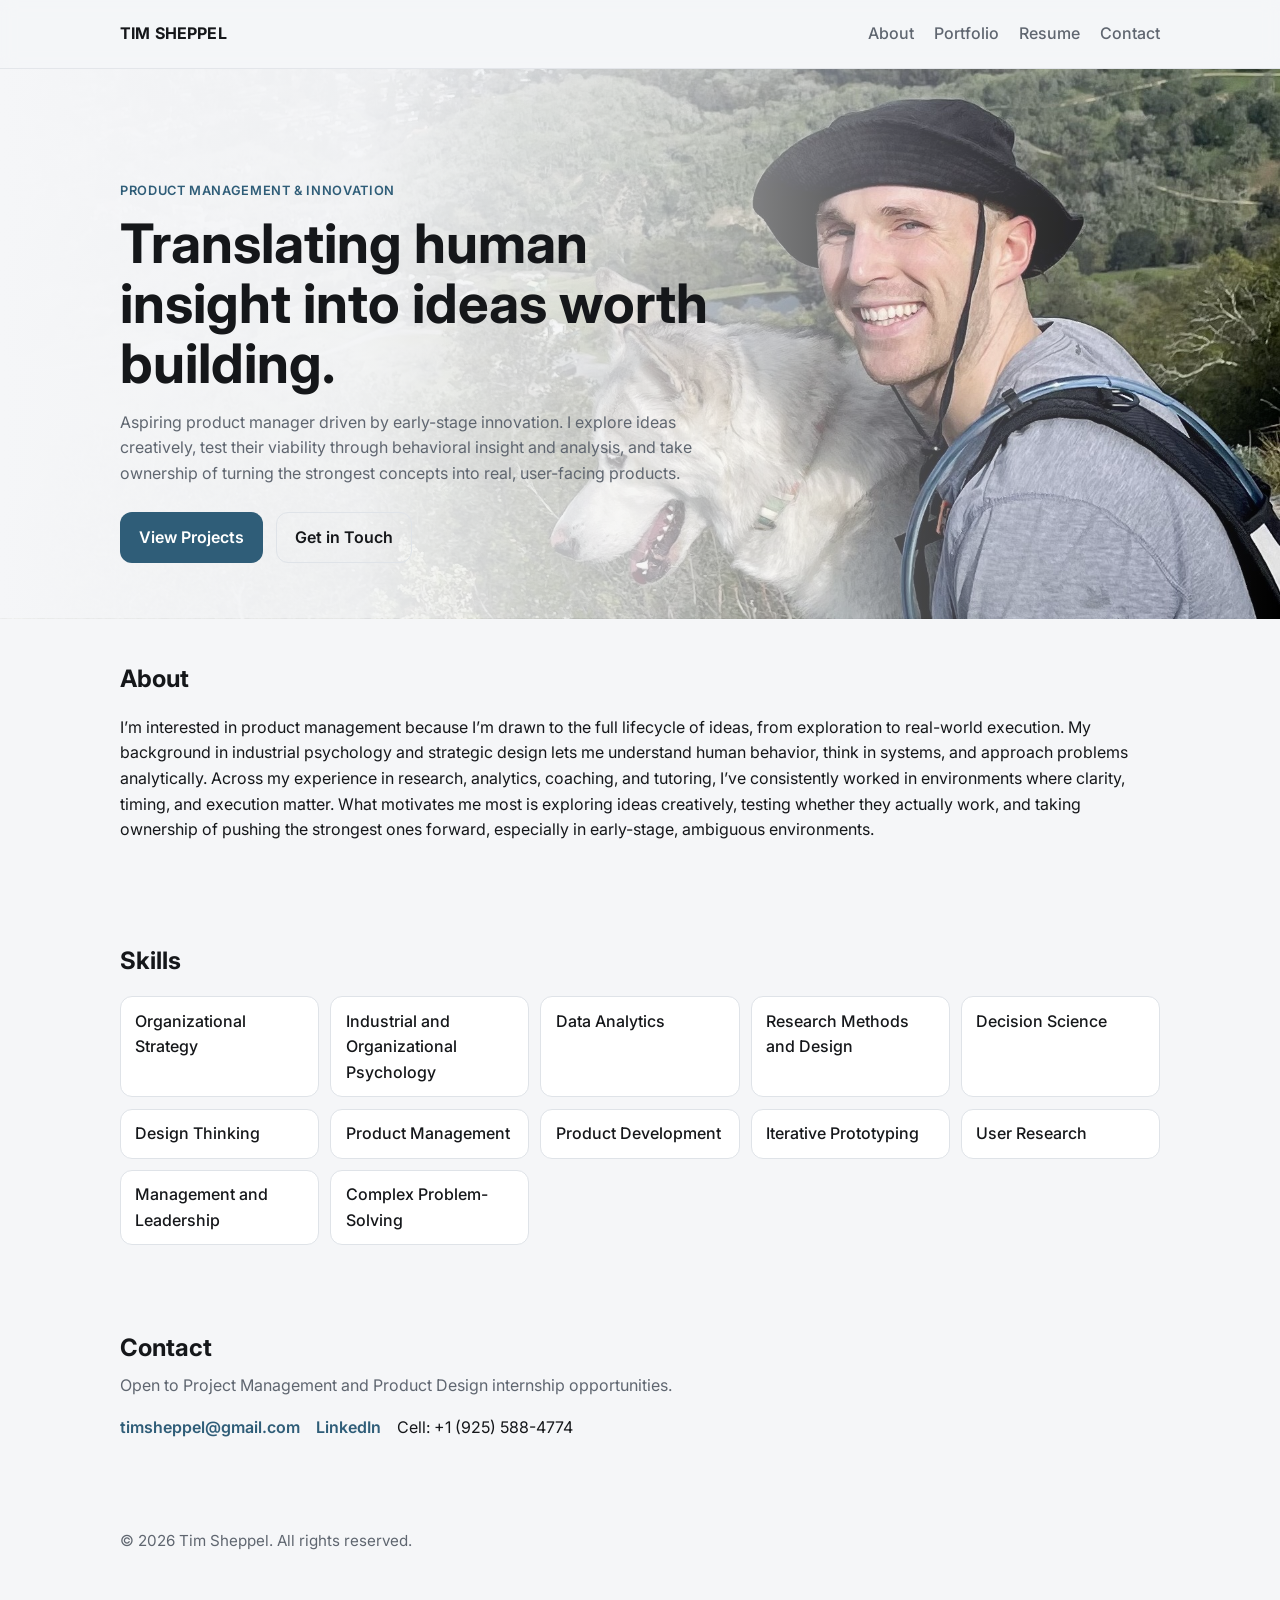
<file: index.html>
<!DOCTYPE html>
<html lang="en">
  <head>
    <meta charset="UTF-8" />
    <meta name="viewport" content="width=device-width, initial-scale=1.0" />
    <title>Tim Sheppel | Product Management & Innovation</title>
    <meta
      name="description"
      content="Portfolio of Tim Sheppel, Product Management & Innovation focused on modern problem solving."
    />
    <link rel="preconnect" href="https://fonts.googleapis.com" />
    <link rel="preconnect" href="https://fonts.gstatic.com" crossorigin />
    <link
      href="https://fonts.googleapis.com/css2?family=Inter:wght@400;500;600;700&display=swap"
      rel="stylesheet"
    />
    <link rel="stylesheet" href="./styles.css" />
  </head>
  <body>
    <header class="site-header">
      <div class="container nav-wrap">
        <a class="brand" href="#top">TIM SHEPPEL</a>
        <button class="nav-toggle" aria-label="Toggle navigation" aria-expanded="false">
          <span></span><span></span><span></span>
        </button>
        <nav class="site-nav">
          <a href="#about">About</a>
          <a href="./portfolio.html">Portfolio</a>
          <a href="./resume.html">Resume</a>
          <a href="#contact">Contact</a>
        </nav>
      </div>
    </header>

    <main id="top">
      <section class="hero-wrap">
        <div class="hero-banner" aria-hidden="true"></div>
        <div class="container hero">
          <p class="kicker">Product Management & Innovation</p>
          <h1>Translating human insight into ideas worth building.</h1>
          <p class="hero-copy">
            Aspiring product manager driven by early-stage innovation. I explore ideas creatively, 
            test their viability through behavioral insight and analysis, 
            and take ownership of turning the strongest concepts into real, user-facing products.
          </p>
          <div class="hero-actions">
            <a class="btn btn-primary" href="./portfolio.html">View Projects</a>
            <a class="btn btn-ghost" href="#contact">Get in Touch</a>
          </div>
        </div>
      </section>

      <section class="section container" id="about">
        <div class="section-head">
          <h2>About</h2>
        </div>
        <p>
          I’m interested in product management because I’m drawn to the full lifecycle of ideas, from exploration to real-world execution. 
          My background in industrial psychology and strategic design lets me understand human behavior, think in systems, and approach problems analytically.

          Across my experience in research, analytics, coaching, and tutoring, I’ve consistently worked in environments where clarity, timing, and execution matter. 
          What motivates me most is exploring ideas creatively, testing whether they actually work, and taking ownership of pushing the strongest ones forward, especially in early-stage, ambiguous environments.
        </p>
      </section>

      <section class="section container" id="skills">
        <div class="section-head">
          <h2>Skills</h2>
        </div>
        <ul class="skill-list">
          <li>Organizational Strategy</li>
          <li>Industrial and Organizational Psychology</li>
          <li>Data Analytics</li>
          <li>Research Methods and Design</li>
          <li>Decision Science</li>
          <li>Design Thinking</li>
          <li>Product Management</li>
          <li>Product Development</li>
          <li>Iterative Prototyping</li>
          <li>User Research</li>
          <li>Management and Leadership</li>
          <li>Complex Problem-Solving</li>
        </ul>
      </section>

      <section class="section container" id="contact">
        <div class="section-head">
          <h2>Contact</h2>
          <p>Open to Project Management and Product Design internship opportunities.</p>
        </div>
        <div class="contact-links">
          <a href="mailto:timsheppel@gmail.com">timsheppel@gmail.com</a>
          <a href="https://www.linkedin.com/in/timsheppel/" target="_blank" rel="noreferrer">LinkedIn</a>
          Cell: +1 (925) 588-4774
        </div>
      </section>
    </main>

    <footer class="site-footer">
      <div class="container">
        <p>© <span id="year"></span> Tim Sheppel. All rights reserved.</p>
      </div>
    </footer>

    <script src="./script.js"></script>
  </body>
</html>
</file>
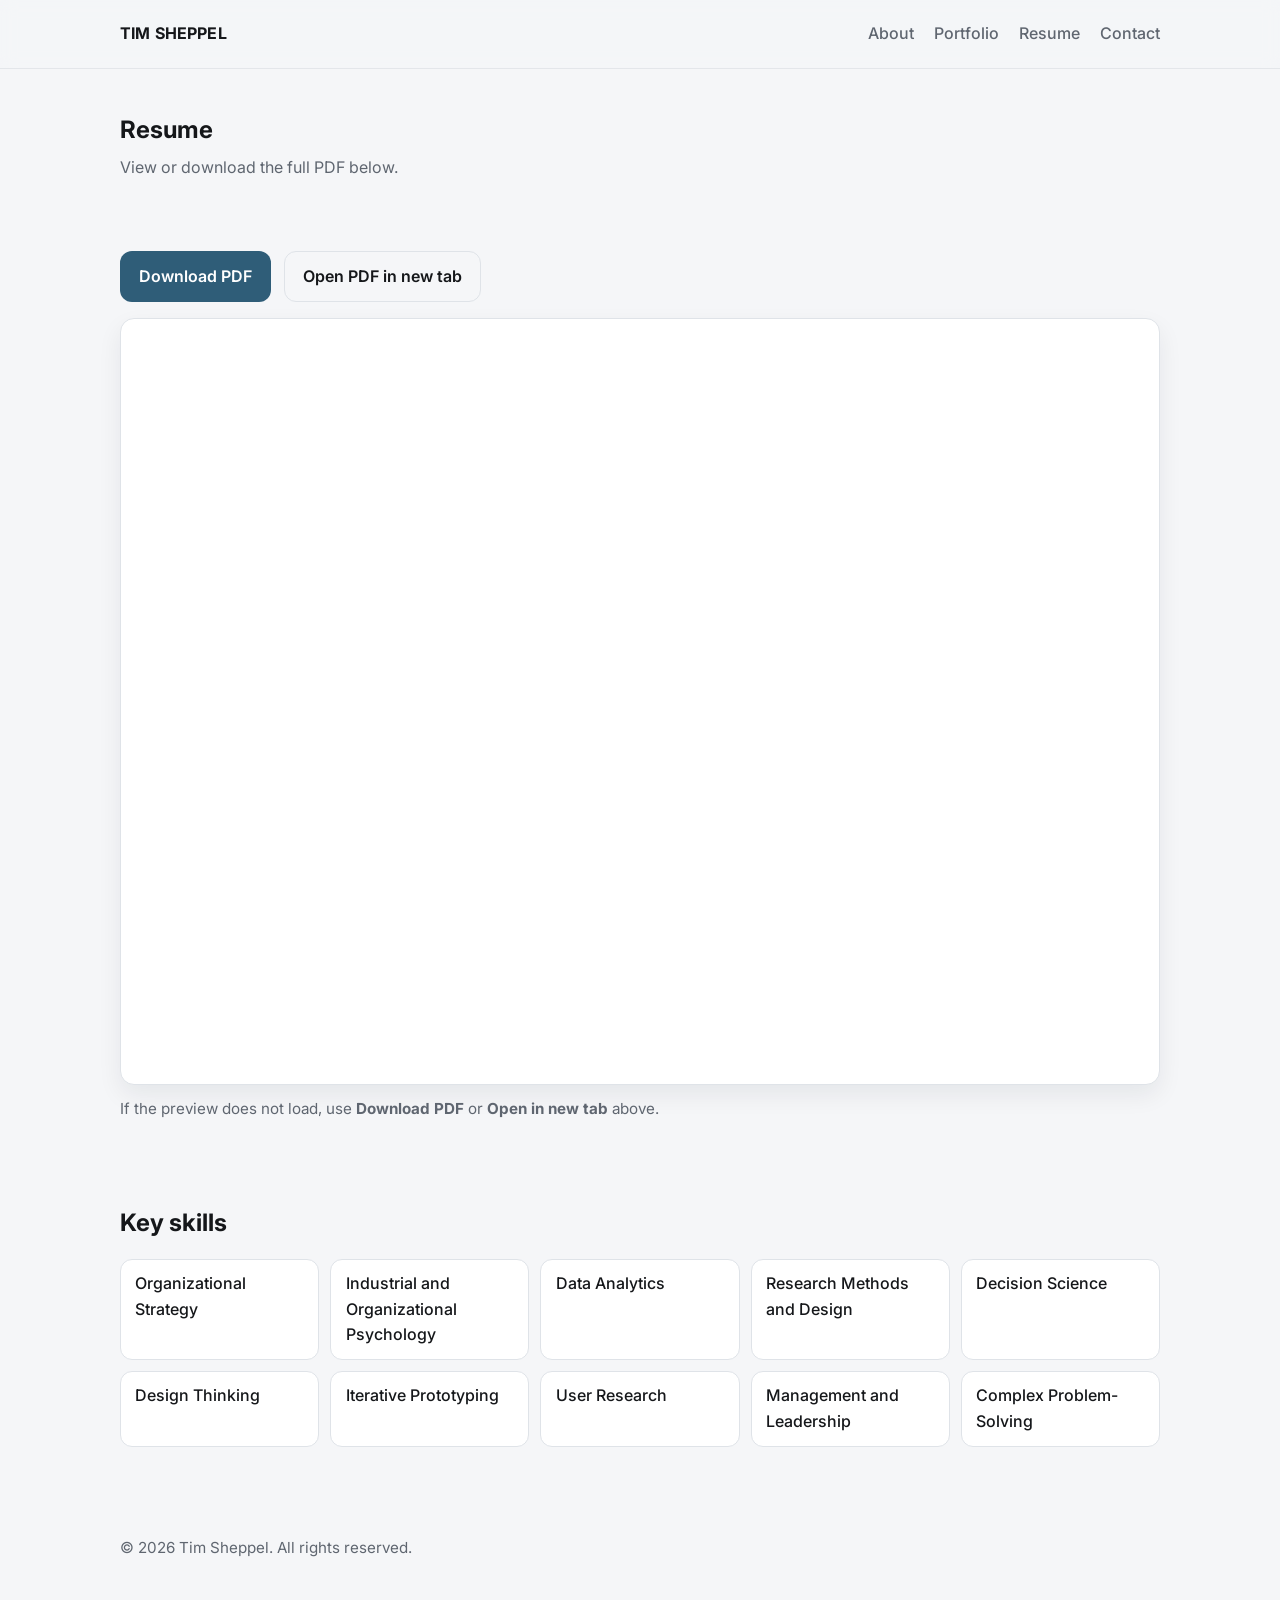
<file: resume.html>
<!DOCTYPE html>
<html lang="en">
  <head>
    <meta charset="UTF-8" />
    <meta name="viewport" content="width=device-width, initial-scale=1.0" />
    <title>Tim Sheppel | Resume</title>
    <meta
      name="description"
      content="Resume highlights and skills for Tim Sheppel."
    />
    <link rel="preconnect" href="https://fonts.googleapis.com" />
    <link rel="preconnect" href="https://fonts.gstatic.com" crossorigin />
    <link
      href="https://fonts.googleapis.com/css2?family=Inter:wght@400;500;600;700&display=swap"
      rel="stylesheet"
    />
    <link rel="stylesheet" href="./styles.css" />
  </head>
  <body>
    <header class="site-header">
      <div class="container nav-wrap">
        <a class="brand" href="./index.html">TIM SHEPPEL</a>
        <button class="nav-toggle" aria-label="Toggle navigation" aria-expanded="false">
          <span></span><span></span><span></span>
        </button>
        <nav class="site-nav">
          <a href="./index.html#about">About</a>
          <a href="./portfolio.html">Portfolio</a>
          <a href="./resume.html">Resume</a>
          <a href="./index.html#contact">Contact</a>
        </nav>
      </div>
    </header>

    <main>
      <section class="section container page-intro">
        <div class="section-head">
          <h2>Resume</h2>
          <p>View or download the full PDF below.</p>
        </div>
      </section>

      <section class="section container">
        <div class="resume-actions">
          <a
            class="btn btn-primary"
            href="./assets/documents/resume.pdf"
            data-resume-link
            download
          >Download PDF</a>
          <a
            class="btn btn-ghost"
            href="./assets/documents/resume.pdf"
            data-resume-link
            target="_blank"
            rel="noopener noreferrer"
          >Open PDF in new tab</a>
        </div>
        <div class="resume-pdf-wrap">
          <iframe
            class="resume-pdf"
            title="Tim Sheppel resume (PDF)"
            data-resume-src="./assets/documents/resume.pdf"
            data-resume-version="2"
          ></iframe>
        </div>
        <p class="resume-pdf-fallback">
          If the preview does not load, use <strong>Download PDF</strong> or <strong>Open in new tab</strong> above.
        </p>
      </section>

      <section class="section container">
        <div class="section-head">
          <h2>Key skills</h2>
        </div>
        <ul class="skill-list">
          <li>Organizational Strategy</li>
          <li>Industrial and Organizational Psychology</li>
          <li>Data Analytics</li>
          <li>Research Methods and Design</li>
          <li>Decision Science</li>
          <li>Design Thinking</li>
          <li>Iterative Prototyping</li>
          <li>User Research</li>
          <li>Management and Leadership</li>
          <li>Complex Problem-Solving</li>
        </ul>
      </section>
    </main>

    <footer class="site-footer">
      <div class="container">
        <p>© <span id="year"></span> Tim Sheppel. All rights reserved.</p>
      </div>
    </footer>

    <script src="./script.js"></script>
  </body>
</html>
</file>
<file: styles.css>
:root {
  --bg: #f5f6f8;
  --surface: #ffffff;
  --text: #15171a;
  --muted: #5f6670;
  --line: #dfe3e8;
  --accent: #2f5d78;
  --accent-strong: #1f455c;
  --radius: 14px;
  --shadow: 0 10px 24px rgba(15, 23, 42, 0.07);
}

*,
*::before,
*::after {
  box-sizing: border-box;
}

html {
  scroll-behavior: smooth;
}

body {
  margin: 0;
  font-family: Inter, system-ui, -apple-system, Segoe UI, Roboto, Arial, sans-serif;
  background: var(--bg);
  color: var(--text);
  line-height: 1.6;
}

code {
  font-family: ui-monospace, SFMono-Regular, Menlo, Consolas, monospace;
  font-size: 0.88em;
  background: rgba(15, 23, 42, 0.06);
  padding: 0.12em 0.35em;
  border-radius: 6px;
}

.container {
  width: min(1040px, 92vw);
  margin-inline: auto;
}

.site-header {
  position: sticky;
  top: 0;
  z-index: 20;
  backdrop-filter: blur(8px);
  background: rgba(245, 246, 248, 0.82);
  border-bottom: 1px solid rgba(223, 227, 232, 0.8);
}

.nav-wrap {
  display: flex;
  align-items: center;
  justify-content: space-between;
  min-height: 68px;
}

.brand {
  color: var(--text);
  font-weight: 700;
  letter-spacing: 0.01em;
  text-decoration: none;
}

.site-nav {
  display: flex;
  gap: 1.25rem;
}

.site-nav a {
  color: var(--muted);
  text-decoration: none;
  font-weight: 500;
}

.site-nav a:hover,
.site-nav a:focus-visible {
  color: var(--text);
}

.hero-wrap {
  position: relative;
  isolation: isolate;
  overflow: hidden;
}

.hero-banner {
  position: absolute;
  inset: 0;
  z-index: 0;
  pointer-events: none;
  background-image:
    linear-gradient(
      to right,
      rgba(245, 246, 248, 1) 0%,
      rgba(245, 246, 248, 0.96) 28%,
      rgba(245, 246, 248, 0.72) 48%,
      rgba(245, 246, 248, 0.28) 72%,
      rgba(245, 246, 248, 0) 100%
    ),
    url("./assets/images/hero-banner.jpg?v=2");
  background-size: cover;
  background-position: center 35%;
  background-repeat: no-repeat;
}

.hero-wrap .hero {
  position: relative;
  z-index: 1;
  padding: 7rem 0 3.5rem;
}

.kicker {
  margin: 0 0 0.8rem;
  color: var(--accent);
  font-weight: 600;
  letter-spacing: 0.05em;
  text-transform: uppercase;
  font-size: 0.8rem;
}

h1 {
  margin: 0;
  font-size: clamp(2rem, 6vw, 3.4rem);
  line-height: 1.1;
  max-width: 18ch;
}

.hero-copy {
  max-width: 62ch;
  color: var(--muted);
  margin-top: 1rem;
}

.hero-actions {
  display: flex;
  gap: 0.85rem;
  margin-top: 1.6rem;
}

.btn {
  display: inline-block;
  padding: 0.72rem 1.12rem;
  border-radius: 12px;
  text-decoration: none;
  font-weight: 600;
  border: 1px solid transparent;
}

.btn-primary {
  background: var(--accent);
  color: #fff;
}

.btn-primary:hover,
.btn-primary:focus-visible {
  background: var(--accent-strong);
}

.btn-ghost {
  border-color: var(--line);
  color: var(--text);
}

.btn-ghost:hover,
.btn-ghost:focus-visible {
  border-color: #c8ced7;
}

.section {
  padding: 2.6rem 0;
}

.page-intro {
  padding-bottom: 0.8rem;
}

.section-head {
  margin-bottom: 1rem;
}

h2 {
  font-size: 1.5rem;
  margin: 0 0 0.4rem;
}

.section-head p {
  margin: 0;
  color: var(--muted);
}

.grid {
  display: grid;
  gap: 1rem;
}

.cards {
  grid-template-columns: repeat(auto-fit, minmax(220px, 1fr));
}

.current-projects-cards {
  grid-template-columns: repeat(3, minmax(0, 1fr));
}

@media (max-width: 960px) {
  .current-projects-cards {
    grid-template-columns: repeat(2, minmax(0, 1fr));
  }
}

@media (max-width: 560px) {
  .current-projects-cards {
    grid-template-columns: 1fr;
  }
}

.current-projects-presentation {
  margin-top: 1rem;
}

.hai-material-block {
  margin-top: 1.75rem;
}

.hai-material-block:first-of-type {
  margin-top: 1.25rem;
}

.card-span-full {
  grid-column: 1 / -1;
}

.card {
  background: var(--surface);
  border: 1px solid var(--line);
  border-radius: var(--radius);
  padding: 1.1rem;
  box-shadow: var(--shadow);
}

.card h3 {
  margin: 0 0 0.5rem;
  font-size: 1.04rem;
}

.card p {
  margin: 0;
  color: var(--muted);
}

.project-video {
  width: 100%;
  display: block;
  margin: 0 0 0.8rem;
  border-radius: 10px;
  border: 1px solid var(--line);
  background: #000;
}

.project-head {
  text-align: center;
}

.card-lead {
  margin: 0 0 1.25rem;
  color: var(--muted);
  text-align: center;
  max-width: 62ch;
  margin-inline: auto;
}

.analytics-card-top {
  display: grid;
  grid-template-columns: 1fr auto;
  gap: 1rem 1.25rem;
  align-items: center;
}

.analytics-card-preview.project-head {
  text-align: left;
}

.analytics-toggle {
  white-space: nowrap;
}

.analytics-expandable-body:not([hidden]) {
  margin-top: 1rem;
  padding-top: 1rem;
  border-top: 1px solid var(--line);
}

.sr-only {
  position: absolute;
  width: 1px;
  height: 1px;
  padding: 0;
  margin: -1px;
  overflow: hidden;
  clip: rect(0, 0, 0, 0);
  white-space: nowrap;
  border: 0;
}

.personal-project-card {
  position: relative;
  overflow: hidden;
  isolation: isolate;
  min-height: clamp(300px, 42vh, 480px);
}

.personal-project-card::before {
  content: "";
  position: absolute;
  inset: 0;
  border-radius: inherit;
  z-index: 0;
  pointer-events: none;
  background-image:
    linear-gradient(
      to right,
      rgba(255, 255, 255, 1) 0%,
      rgba(255, 255, 255, 0.97) 14%,
      rgba(255, 255, 255, 0.82) 30%,
      rgba(255, 255, 255, 0.45) 52%,
      rgba(255, 255, 255, 0.12) 74%,
      rgba(255, 255, 255, 0) 100%
    ),
    var(--personal-preview);
  background-size: cover, cover;
  background-position: center, 88% center;
  background-repeat: no-repeat;
  transition: opacity 0.35s ease, visibility 0.35s ease;
}

.personal-project-card:has(.analytics-expandable-body:not([hidden]))::before {
  opacity: 0;
  visibility: hidden;
}

.personal-project-card > :not(.sr-only) {
  position: relative;
  z-index: 1;
}

.personal-project-gallery-heading {
  margin-top: 1.75rem;
}

.digital-table-brief {
  margin-top: 1.35rem;
}

.digital-table-brief-heading {
  margin-top: 1.25rem;
}

.digital-table-brief-heading:first-of-type {
  margin-top: 0;
}

.digital-table-brief p {
  margin: 0 0 0.15rem;
  color: var(--muted);
  line-height: 1.55;
  max-width: 65ch;
}

.digital-table-brief p:last-of-type {
  margin-bottom: 0;
}

@media (prefers-reduced-motion: reduce) {
  .personal-project-card::before {
    transition: none;
  }
}

@media (max-width: 520px) {
  .analytics-card-top {
    grid-template-columns: 1fr;
  }

  .analytics-toggle {
    justify-self: stretch;
    text-align: center;
  }
}

.analytics-notebook-list {
  display: grid;
  gap: 1.75rem;
}

.analytics-notebook-title {
  margin: 0 0 0.35rem;
  font-size: 1.08rem;
}

.analytics-notebook-desc {
  margin: 0 0 0.65rem;
  color: var(--muted);
  font-size: 0.95rem;
}

.notebook-carousel {
  border: 1px solid var(--line);
  border-radius: 12px;
  overflow: hidden;
  background: #0f1419;
}

.notebook-carousel-viewport {
  position: relative;
  min-height: 200px;
  max-height: min(72vh, 640px);
  padding: 0;
}

.notebook-carousel-viewport:focus-visible {
  outline: 2px solid var(--accent);
  outline-offset: 2px;
}

.notebook-carousel-scroll {
  overflow: auto;
  max-height: min(72vh, 640px);
  width: 100%;
  min-height: 200px;
  display: flex;
  justify-content: center;
  align-items: flex-start;
  padding: 0.5rem;
  overscroll-behavior: contain;
  -webkit-overflow-scrolling: touch;
}

.notebook-carousel-scroll.is-zoomed {
  cursor: grab;
}

.notebook-carousel-scroll.is-zoomed:active {
  cursor: grabbing;
}

.notebook-carousel-zoom-wrap {
  flex: 0 0 auto;
  line-height: 0;
}

.notebook-slide {
  display: none;
  width: auto;
  height: auto;
  max-width: none;
  max-height: none;
  object-fit: contain;
  vertical-align: top;
  -webkit-user-drag: none;
  user-select: none;
}

.notebook-slide.is-active {
  display: block;
}

.notebook-carousel-zoom-bar {
  background: var(--surface);
  border-top: 1px solid var(--line);
  padding: 0.45rem 0.75rem 0.55rem;
}

.notebook-zoom-hint {
  margin: 0 0 0.4rem;
  font-size: 0.78rem;
  color: var(--muted);
  text-align: center;
  line-height: 1.35;
}

.notebook-zoom-controls {
  display: flex;
  align-items: center;
  justify-content: center;
  flex-wrap: wrap;
  gap: 0.45rem;
}

.notebook-zoom-pct {
  font-size: 0.85rem;
  font-weight: 600;
  min-width: 3.25rem;
  text-align: center;
  color: var(--muted);
  font-variant-numeric: tabular-nums;
}

.notebook-carousel-toolbar {
  display: flex;
  align-items: center;
  justify-content: space-between;
  gap: 0.75rem;
  padding: 0.65rem 0.85rem;
  background: var(--surface);
  border-top: 1px solid var(--line);
}

.notebook-carousel-counter {
  font-size: 0.9rem;
  font-weight: 600;
  color: var(--muted);
  font-variant-numeric: tabular-nums;
}

.notebook-carousel-dots {
  display: flex;
  flex-wrap: wrap;
  justify-content: center;
  gap: 0.35rem;
  padding: 0.5rem 0.75rem 0.75rem;
  background: var(--surface);
  border-top: 1px solid var(--line);
}

.notebook-carousel-dot {
  width: 8px;
  height: 8px;
  padding: 0;
  border: 0;
  border-radius: 50%;
  background: var(--line);
  cursor: pointer;
}

.notebook-carousel-dot:hover,
.notebook-carousel-dot:focus-visible {
  background: #b8c0ca;
}

.notebook-carousel-dot.is-active {
  background: var(--accent);
}

.notebook-carousel-caption {
  margin: 0;
  padding: 0.65rem 0.85rem;
  font-size: 0.95rem;
  line-height: 1.5;
  color: var(--text);
  text-align: center;
  background: var(--surface);
  border-top: 1px solid var(--line);
  min-height: 3.25rem;
}

.notebook-carousel-hint {
  margin: 0;
  padding: 0 0.85rem 0.65rem;
  font-size: 0.8rem;
  color: var(--muted);
  text-align: center;
  background: var(--surface);
}

.resume-actions {
  display: flex;
  flex-wrap: wrap;
  gap: 0.85rem;
  margin-bottom: 1rem;
}

.resume-pdf-wrap {
  width: 100%;
  border: 1px solid var(--line);
  border-radius: var(--radius);
  overflow: hidden;
  box-shadow: var(--shadow);
  background: var(--surface);
}

.resume-pdf {
  width: 100%;
  height: min(85vh, 1100px);
  border: 0;
  display: block;
}

.resume-pdf-fallback {
  margin: 0.75rem 0 0;
  color: var(--muted);
  font-size: 0.95rem;
}

.r-project-section {
  margin-top: 0.25rem;
}

.r-deliverables-stack {
  display: flex;
  flex-direction: column;
  gap: 2rem;
  width: 100%;
}

.r-deliverable {
  width: 100%;
  min-width: 0;
}

.r-preview-heading {
  margin: 0 0 0.5rem;
  font-size: 1rem;
  font-weight: 600;
  color: var(--text);
}

.r-pdf-fullwidth {
  width: 100%;
  max-width: none;
  margin-bottom: 0.65rem;
}

.r-pdf-iframe {
  width: 100%;
  height: min(85vh, 1100px);
}

.html-knit-preview-wrap {
  width: 100%;
  max-width: none;
  border: 1px solid var(--line);
  border-radius: var(--radius);
  overflow: hidden;
  box-shadow: var(--shadow);
  background: var(--surface);
  margin-bottom: 0.65rem;
}

.html-knit-preview-frame {
  width: 100%;
  height: min(75vh, 900px);
  border: 0;
  display: block;
  background: var(--surface);
}

.r-preview-actions {
  display: flex;
  flex-wrap: wrap;
  gap: 0.5rem;
}

.r-preview-fallback {
  margin: 0 0 0.65rem;
  font-size: 0.85rem;
  color: var(--muted);
  line-height: 1.45;
}

.ppt-embed-wrap {
  width: 100%;
  max-width: none;
  border: 1px solid var(--line);
  border-radius: var(--radius);
  overflow: hidden;
  box-shadow: var(--shadow);
  background: var(--surface);
  margin-bottom: 0.65rem;
}

.ppt-preview-frame {
  width: 100%;
  height: min(85vh, 900px);
  border: 0;
  display: block;
  background: var(--surface);
}

.ppt-embed-hint {
  margin: 0 0 1rem;
  font-size: 0.85rem;
  color: var(--muted);
  line-height: 1.45;
}

.skill-list {
  list-style: none;
  margin: 0;
  padding: 0;
  display: grid;
  gap: 0.7rem;
  grid-template-columns: repeat(auto-fit, minmax(190px, 1fr));
}

.skill-list li {
  background: var(--surface);
  border: 1px solid var(--line);
  border-radius: 12px;
  padding: 0.7rem 0.9rem;
  font-weight: 500;
}

.contact-links {
  display: flex;
  flex-wrap: wrap;
  gap: 1rem;
}

.contact-links a {
  text-decoration: none;
  color: var(--accent);
  font-weight: 600;
}

.contact-links a:hover,
.contact-links a:focus-visible {
  color: var(--accent-strong);
}

.site-footer {
  padding: 2rem 0 2.5rem;
  color: var(--muted);
  font-size: 0.95rem;
}

.nav-toggle {
  display: none;
  background: transparent;
  border: 0;
  cursor: pointer;
}

.nav-toggle span {
  display: block;
  width: 22px;
  height: 2px;
  margin: 4px 0;
  background: var(--text);
}

@media (max-width: 740px) {
  .nav-toggle {
    display: inline-block;
  }

  .site-nav {
    position: absolute;
    top: 68px;
    right: 4vw;
    width: min(230px, 88vw);
    flex-direction: column;
    background: #fff;
    border: 1px solid var(--line);
    border-radius: 12px;
    padding: 0.8rem;
    box-shadow: var(--shadow);
    opacity: 0;
    pointer-events: none;
    transform: translateY(-8px);
    transition: opacity 0.2s ease, transform 0.2s ease;
  }

  .site-nav.open {
    opacity: 1;
    pointer-events: auto;
    transform: translateY(0);
  }

  .hero-wrap .hero {
    padding-top: 5.2rem;
  }

  .hero-banner {
    background-image:
      linear-gradient(
        to bottom,
        rgba(245, 246, 248, 0.94) 0%,
        rgba(245, 246, 248, 0.82) 42%,
        rgba(245, 246, 248, 0.45) 100%
      ),
      url("./assets/images/hero-banner.jpg?v=2");
    background-position: center 35%;
  }
}
</file>
